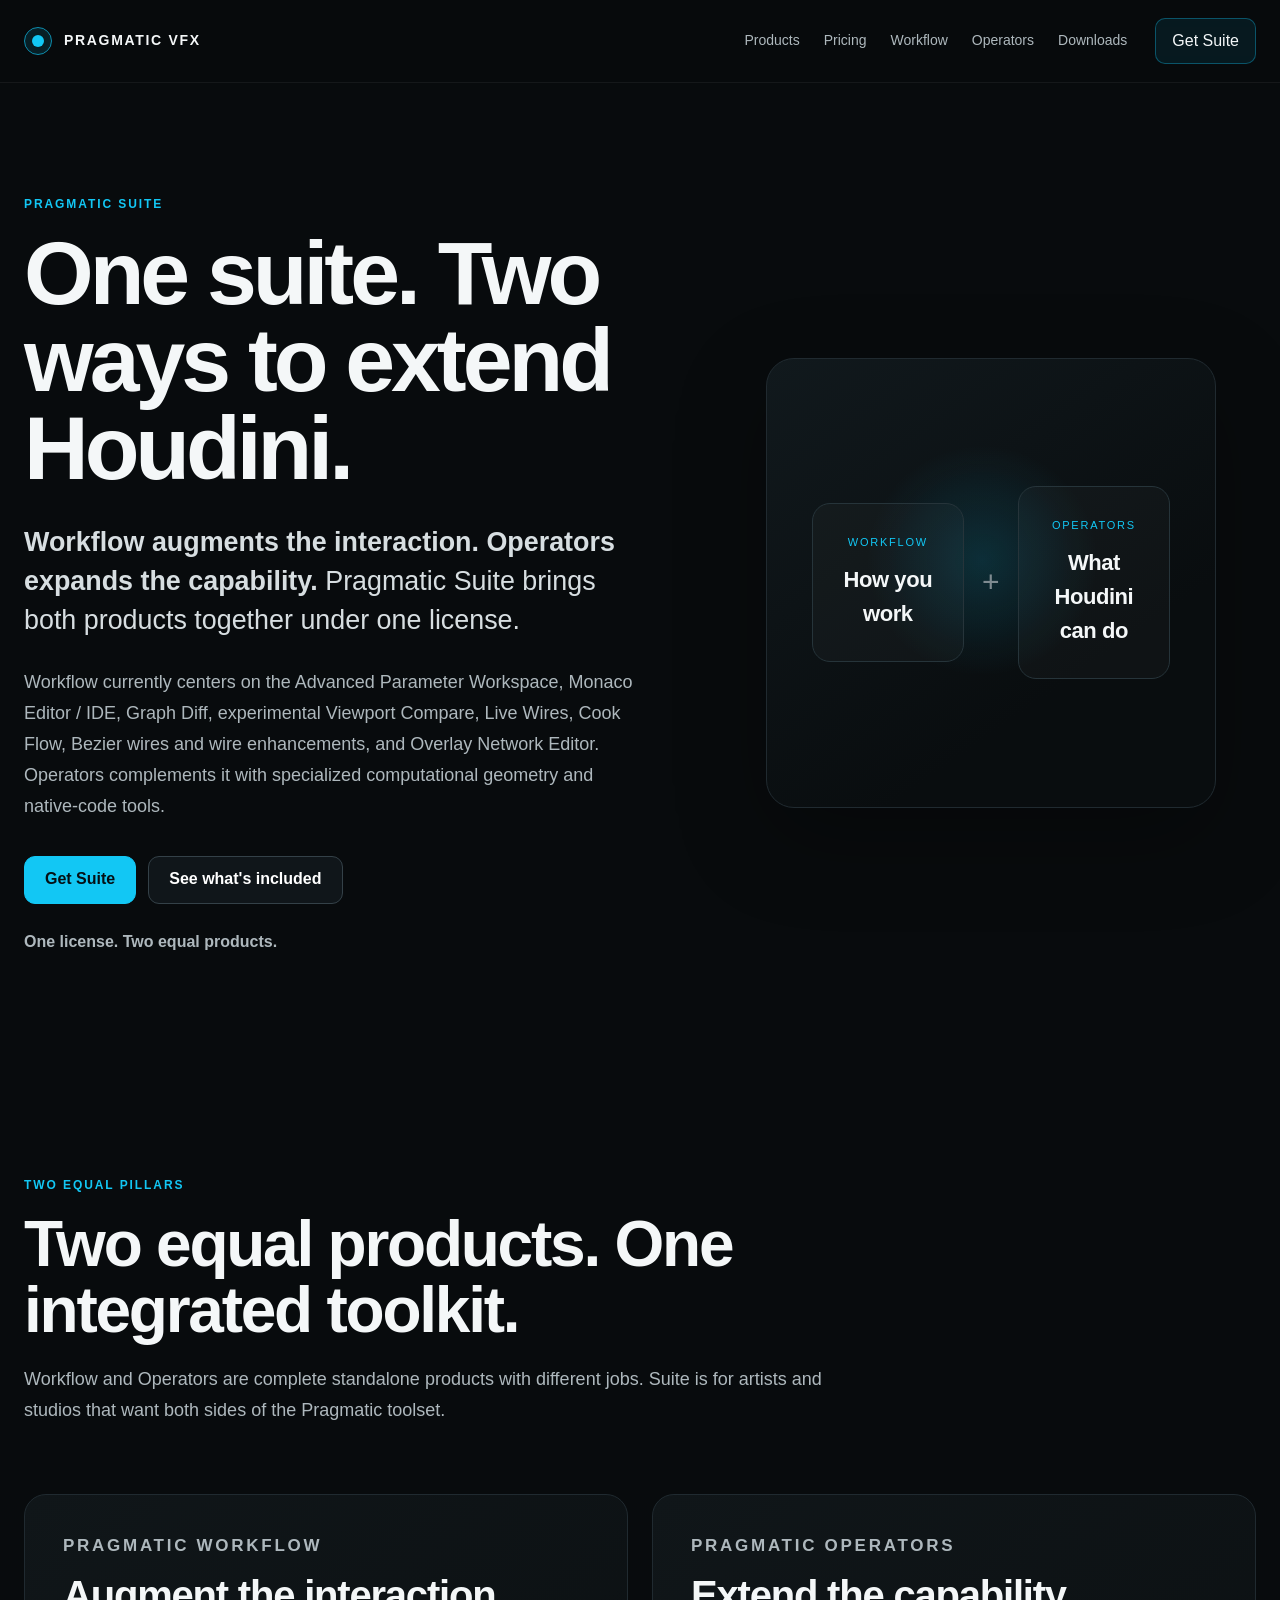
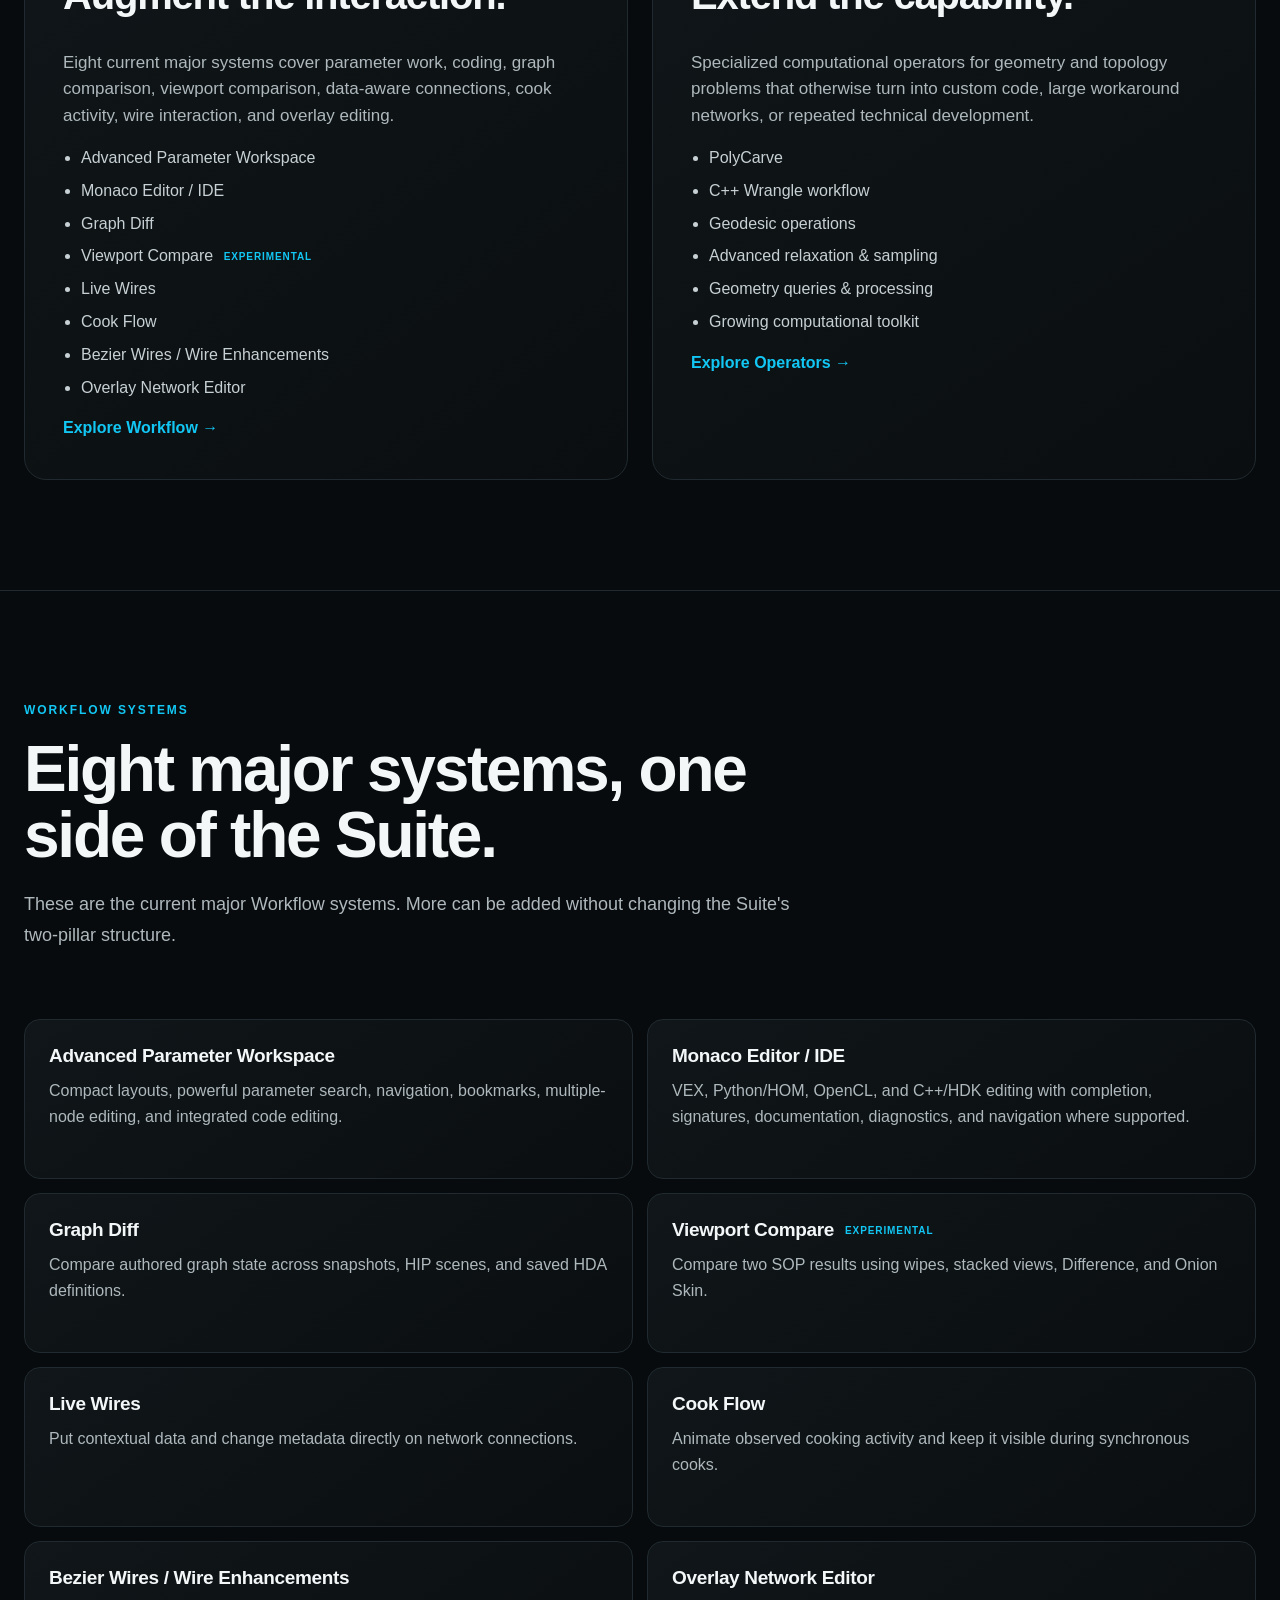
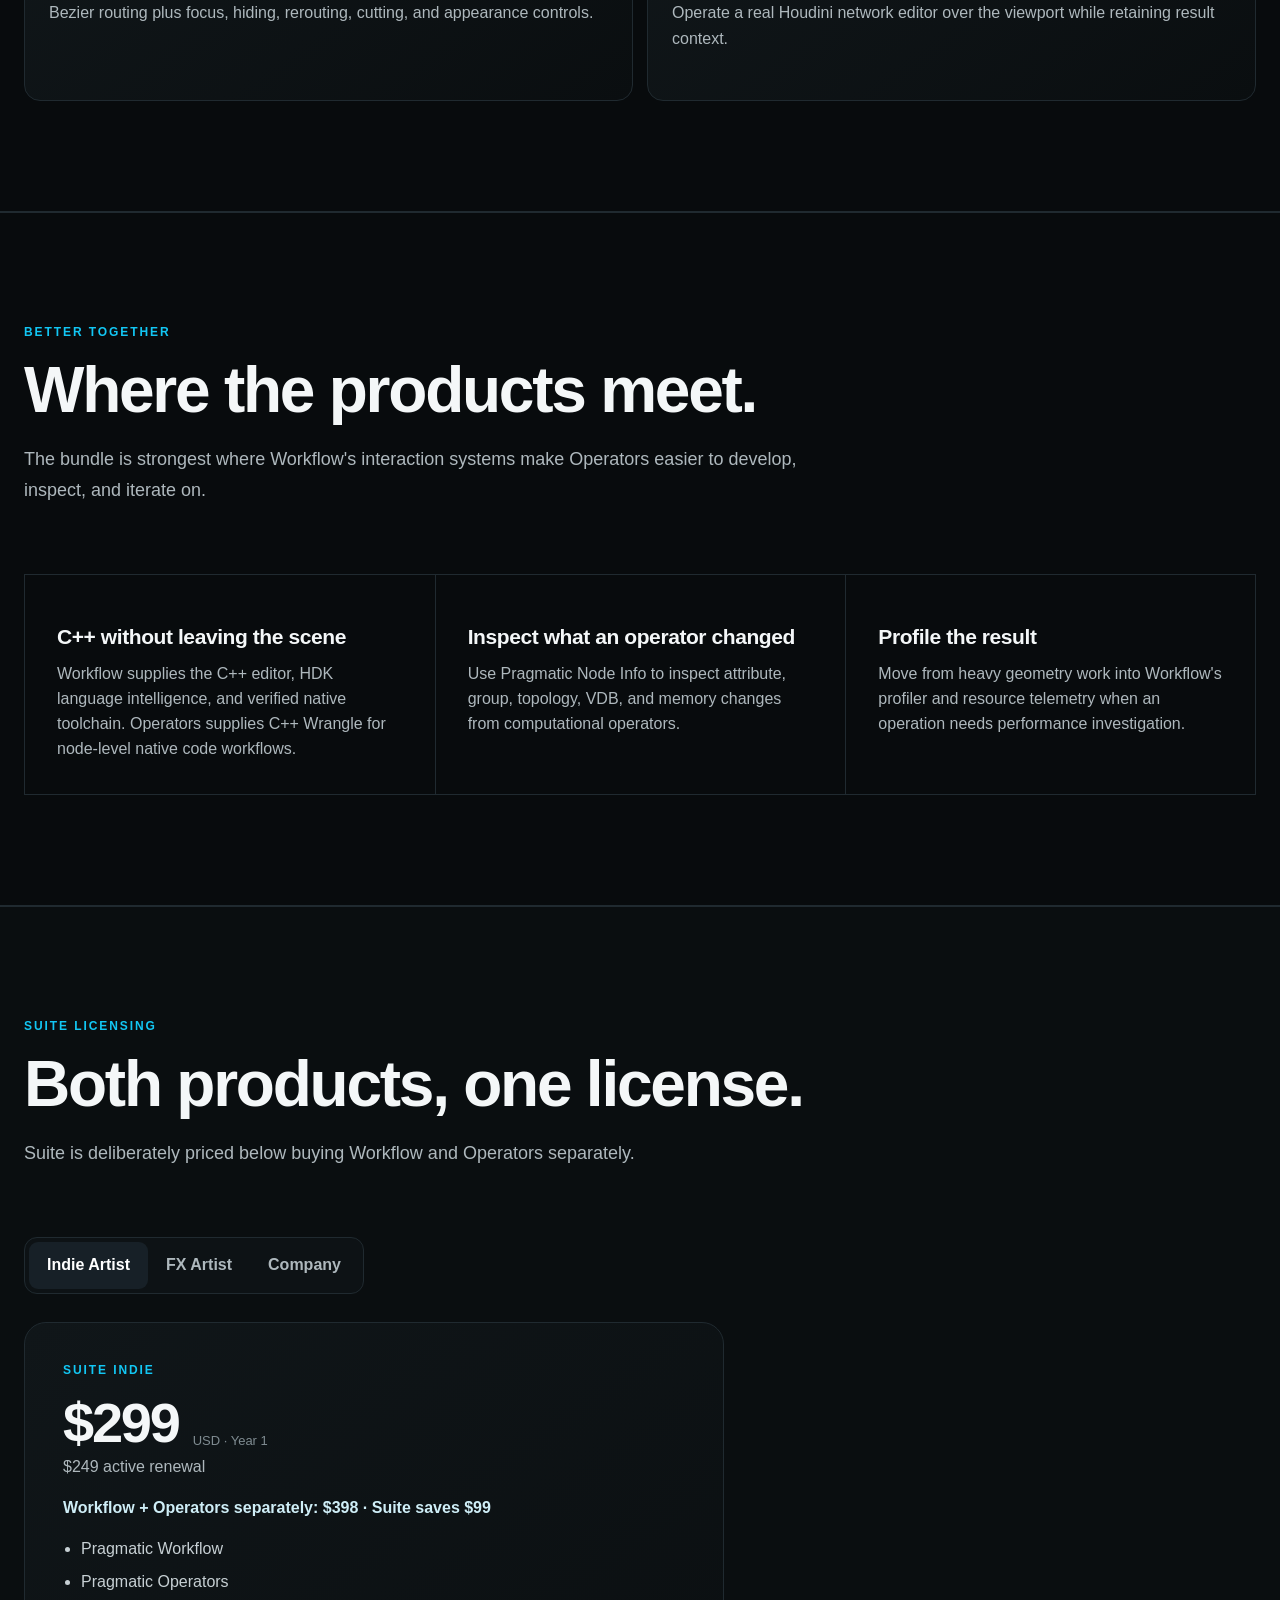
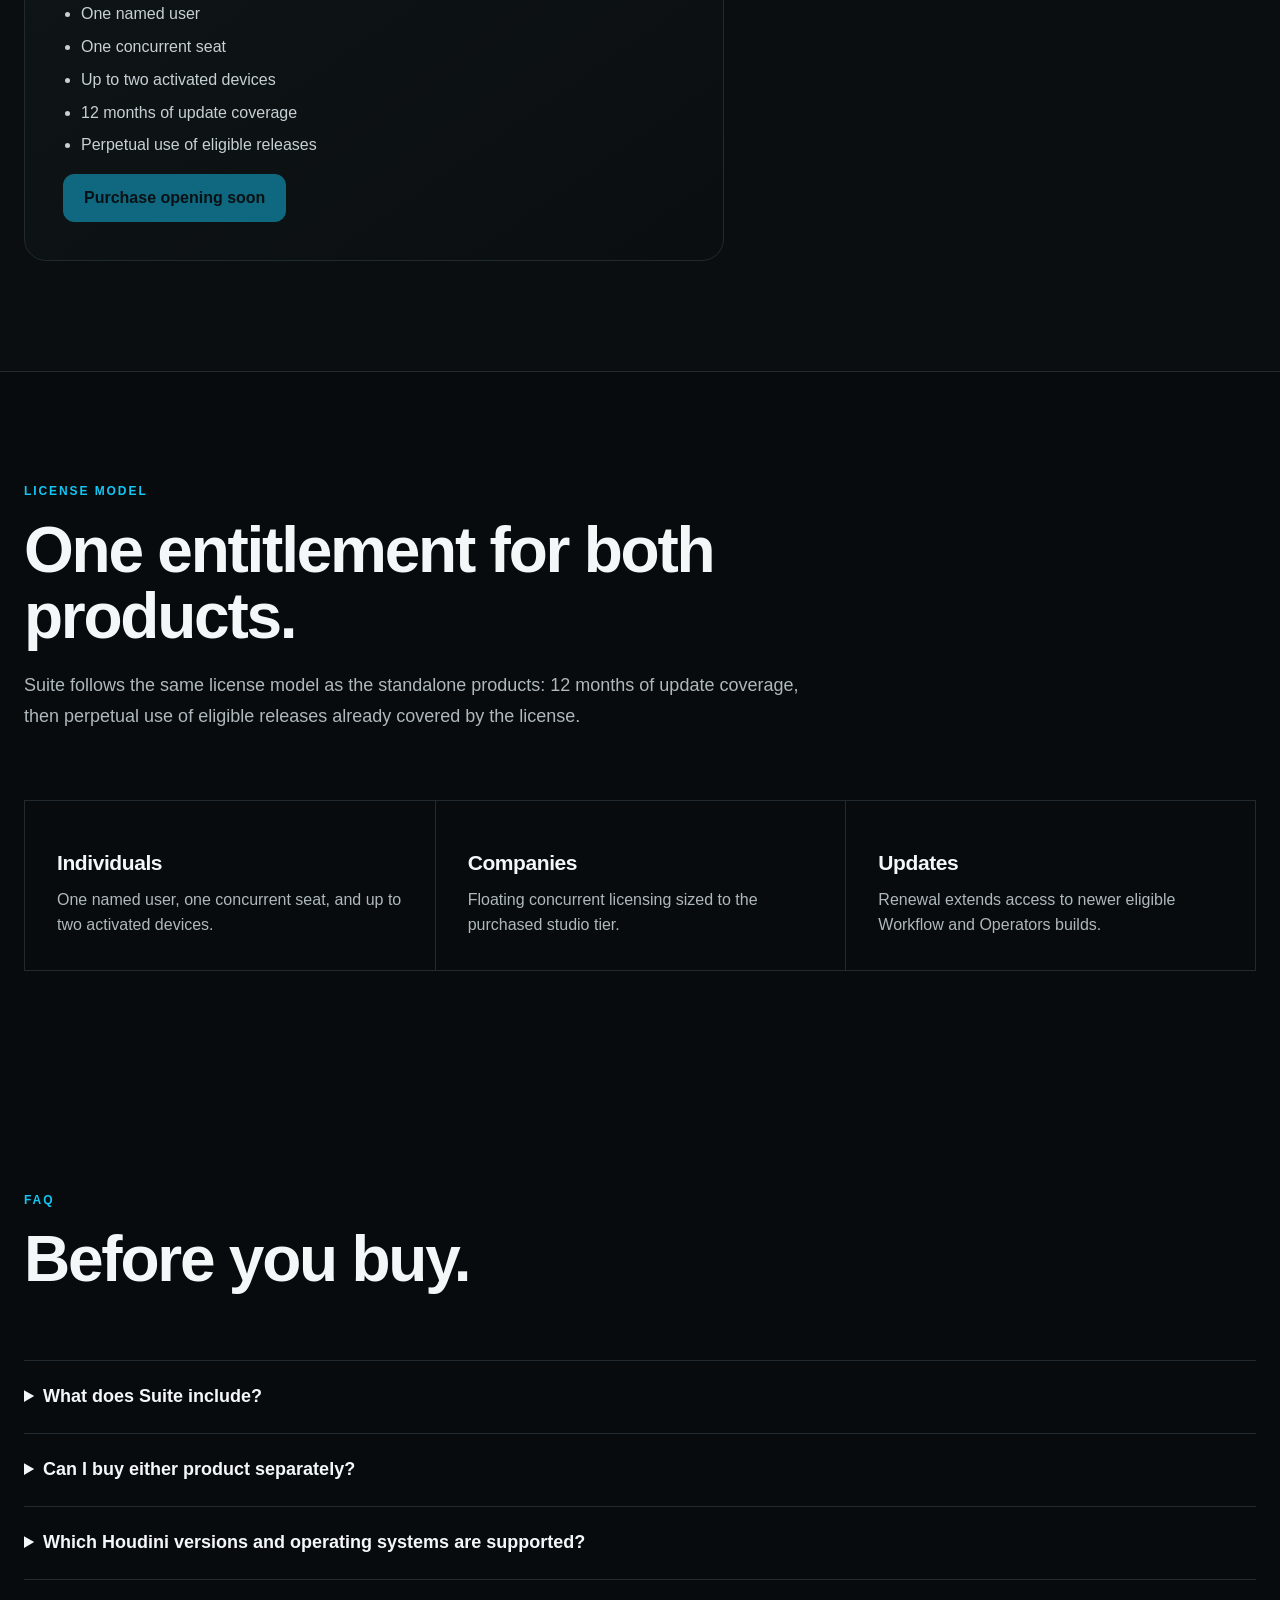
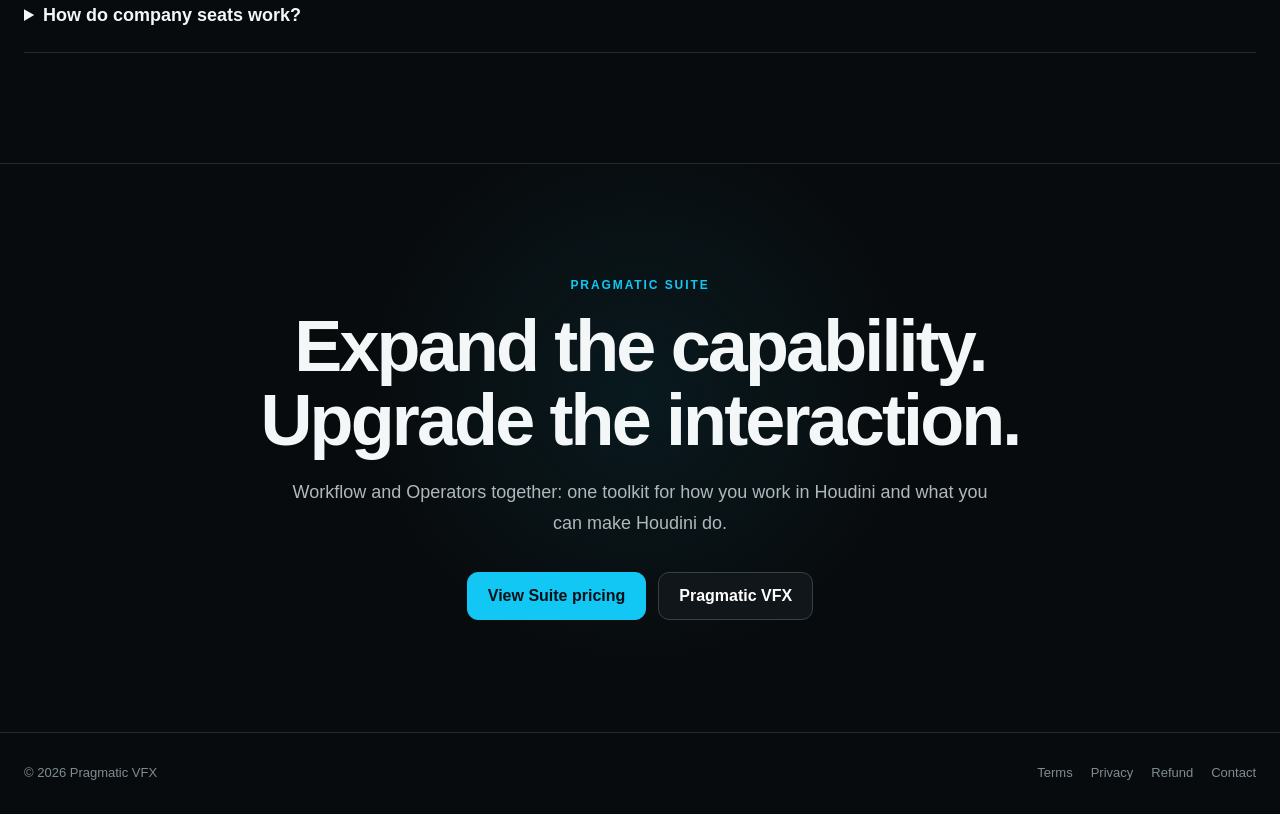
<file: index.html>
<!doctype html>
<html lang="en">
<head>
  <meta charset="utf-8">
  <meta name="viewport" content="width=device-width, initial-scale=1">
  <title>Pragmatic Suite for Houdini | Pragmatic VFX</title>
  <meta name="description" content="Pragmatic Suite combines Pragmatic Workflow and Pragmatic Operators: augment how you work with Houdini and extend what Houdini can do.">
  <meta name="theme-color" content="#080b0d">
  <meta property="og:title" content="Pragmatic Suite for Houdini">
  <meta property="og:description" content="Workflow + Operators. Both pillars of Pragmatic.">
  <meta property="og:type" content="website">
  <meta property="og:url" content="https://suite.pragmatic-vfx.com/">
  <link rel="preconnect" href="https://rsms.me">
  <link rel="stylesheet" href="https://rsms.me/inter/inter.css">
  <link rel="stylesheet" href="./site.css?v=20261002-2358">
</head>
<body>
  <a class="skip-link" href="#main">Skip to content</a>

  <header class="site-header">
    <div class="shell nav">
      <a class="wordmark" href="https://pragmatic-vfx.com/" aria-label="Pragmatic VFX home">
        <span class="wordmark-mark" aria-hidden="true"></span>
        <span>PRAGMATIC VFX</span>
      </a>
      <nav class="nav-links" aria-label="Suite navigation">
        <a href="#products">Products</a>
        <a href="#pricing">Pricing</a>
        <a href="https://workflow.pragmatic-vfx.com/">Workflow</a>
        <a href="https://operators.pragmatic-vfx.com/">Operators</a>
      <a href="https://pragmatic-vfx.com/downloads/">Downloads</a>
    </nav>
      <a class="nav-cta" href="#pricing">Get Suite</a>
    </div>
  </header>

  <main id="main">
    <section class="hero">
      <div class="shell hero-grid">
        <div class="hero-copy">
          <p class="eyebrow">Pragmatic Suite</p>
          <h1>One suite. Two ways to extend Houdini.</h1>
          <p class="hero-lede"><strong>Workflow augments the interaction. Operators expands the capability.</strong> Pragmatic Suite brings both products together under one license.</p>
          <p class="hero-secondary">Workflow currently centers on the Advanced Parameter Workspace, Monaco Editor / IDE, Graph Diff, experimental Viewport Compare, Live Wires, Cook Flow, Bezier wires and wire enhancements, and Overlay Network Editor. Operators complements it with specialized computational geometry and native-code tools.</p>
          <div class="hero-actions">
            <a class="button button-primary" href="#pricing">Get Suite</a>
            <a class="button" href="#products">See what's included</a>
          </div>
          <p class="hero-support"><strong>One license. Two equal products.</strong></p>
        </div>
        <figure class="product-visual suite-visual">
          <div class="suite-pillars">
            <div><span>WORKFLOW</span><strong>How you work</strong></div>
            <div class="plus">+</div>
            <div><span>OPERATORS</span><strong>What Houdini can do</strong></div>
          </div>
        </figure>
      </div>
    </section>

    <section class="product-pair" id="products">
      <div class="shell">
        <div class="section-heading">
          <p class="eyebrow">Two equal pillars</p>
          <h2>Two equal products. One integrated toolkit.</h2>
          <p>Workflow and Operators are complete standalone products with different jobs. Suite is for artists and studios that want both sides of the Pragmatic toolset.</p>
        </div>

        <div class="pillar-grid">
          <article class="pillar-card">
            <p class="eyebrow">Pragmatic Workflow</p>
            <h2>Augment the interaction.</h2>
            <p>Eight current major systems cover parameter work, coding, graph comparison, viewport comparison, data-aware connections, cook activity, wire interaction, and overlay editing.</p>
            <ul>
              <li>Advanced Parameter Workspace</li>
              <li>Monaco Editor / IDE</li>
              <li>Graph Diff</li>
              <li>Viewport Compare <strong class="inline-status">Experimental</strong></li>
              <li>Live Wires</li>
              <li>Cook Flow</li>
              <li>Bezier Wires / Wire Enhancements</li>
              <li>Overlay Network Editor</li>
            </ul>
            <a class="text-link" href="https://workflow.pragmatic-vfx.com/">Explore Workflow →</a>
          </article>

          <article class="pillar-card">
            <p class="eyebrow">Pragmatic Operators</p>
            <h2>Extend the capability.</h2>
            <p>Specialized computational operators for geometry and topology problems that otherwise turn into custom code, large workaround networks, or repeated technical development.</p>
            <ul>
              <li>PolyCarve</li>
              <li>C++ Wrangle workflow</li>
              <li>Geodesic operations</li>
              <li>Advanced relaxation & sampling</li>
              <li>Geometry queries & processing</li>
              <li>Growing computational toolkit</li>
            </ul>
            <a class="text-link" href="https://operators.pragmatic-vfx.com/">Explore Operators →</a>
          </article>
        </div>
      </div>
    </section>

    
    <section class="cross-workflows workflow-systems">
      <div class="shell">
        <div class="section-heading">
          <p class="eyebrow">Workflow systems</p>
          <h2>Eight major systems, one side of the Suite.</h2>
          <p>These are the current major Workflow systems. More can be added without changing the Suite's two-pillar structure.</p>
        </div>
        <div class="system-grid">
          <article><h3>Advanced Parameter Workspace</h3><p>Compact layouts, powerful parameter search, navigation, bookmarks, multiple-node editing, and integrated code editing.</p></article>
          <article><h3>Monaco Editor / IDE</h3><p>VEX, Python/HOM, OpenCL, and C++/HDK editing with completion, signatures, documentation, diagnostics, and navigation where supported.</p></article>
          <article><h3>Graph Diff</h3><p>Compare authored graph state across snapshots, HIP scenes, and saved HDA definitions.</p></article>
          <article><h3>Viewport Compare <span class="system-status">Experimental</span></h3><p>Compare two SOP results using wipes, stacked views, Difference, and Onion Skin.</p></article>
          <article><h3>Live Wires</h3><p>Put contextual data and change metadata directly on network connections.</p></article>
          <article><h3>Cook Flow</h3><p>Animate observed cooking activity and keep it visible during synchronous cooks.</p></article>
          <article><h3>Bezier Wires / Wire Enhancements</h3><p>Bezier routing plus focus, hiding, rerouting, cutting, and appearance controls.</p></article>
          <article><h3>Overlay Network Editor</h3><p>Operate a real Houdini network editor over the viewport while retaining result context.</p></article>
        </div>
      </div>
    </section>

<section class="cross-workflows">
      <div class="shell">
        <div class="section-heading">
          <p class="eyebrow">Better together</p>
          <h2>Where the products meet.</h2>
          <p>The bundle is strongest where Workflow's interaction systems make Operators easier to develop, inspect, and iterate on.</p>
        </div>
        <div class="info-grid">
          <article><h3>C++ without leaving the scene</h3><p>Workflow supplies the C++ editor, HDK language intelligence, and verified native toolchain. Operators supplies C++ Wrangle for node-level native code workflows.</p></article>
          <article><h3>Inspect what an operator changed</h3><p>Use Pragmatic Node Info to inspect attribute, group, topology, VDB, and memory changes from computational operators.</p></article>
          <article><h3>Profile the result</h3><p>Move from heavy geometry work into Workflow's profiler and resource telemetry when an operation needs performance investigation.</p></article>
        </div>
      </div>
    </section>

    <section class="pricing" id="pricing">
      <div class="shell">
        <div class="section-heading">
          <p class="eyebrow">Suite licensing</p>
          <h2>Both products, one license.</h2>
          <p>Suite is deliberately priced below buying Workflow and Operators separately.</p>
        </div>

        <div class="pricing-switch" role="tablist" aria-label="Buyer type">
          <button class="pricing-switch-button active" type="button" data-pricing-tab="indie">Indie Artist</button>
          <button class="pricing-switch-button" type="button" data-pricing-tab="fx">FX Artist</button>
          <button class="pricing-switch-button" type="button" data-pricing-tab="company">Company</button>
        </div>

        <div class="pricing-panel" data-pricing-panel="indie">
          <article class="price-card featured-price-card">
            <p class="eyebrow">Suite Indie</p>
            <div class="price"><strong>$299</strong><span>USD · Year 1</span></div>
            <p class="renewal">$249 active renewal</p>
            <p class="saving">Workflow + Operators separately: $398 · Suite saves $99</p>
            <ul class="license-list">
              <li>Pragmatic Workflow</li>
              <li>Pragmatic Operators</li>
              <li>One named user</li>
              <li>One concurrent seat</li>
              <li>Up to two activated devices</li>
              <li>12 months of update coverage</li>
              <li>Perpetual use of eligible releases</li>
            </ul>
            <button class="button button-primary button-disabled" disabled>Purchase opening soon</button>
          </article>
        </div>

        <div class="pricing-panel" data-pricing-panel="fx" hidden>
          <article class="price-card featured-price-card">
            <p class="eyebrow">Suite FX Individual</p>
            <div class="price"><strong>$599</strong><span>USD · Year 1</span></div>
            <p class="renewal">$499 active renewal</p>
            <p class="saving">Workflow + Operators separately: $798 · Suite saves $199</p>
            <ul class="license-list">
              <li>Pragmatic Workflow</li>
              <li>Pragmatic Operators</li>
              <li>One named user</li>
              <li>One concurrent seat</li>
              <li>Up to two activated devices</li>
              <li>12 months of update coverage</li>
              <li>Perpetual use of eligible releases</li>
            </ul>
            <button class="button button-primary button-disabled" disabled>Purchase opening soon</button>
          </article>
        </div>

        <div class="pricing-panel" data-pricing-panel="company" hidden>
          <article class="studio-card">
            <p class="eyebrow">Company licensing</p>
            <h3>Pragmatic Suite Studio</h3>
            <div class="tier-selector">
              <button class="tier active" data-tier="1-5" data-price="$4,995" data-renewal="$3,995" data-detail="Up to 5 concurrent seats." data-saving="">Studio 5</button>
              <button class="tier" data-tier="6-10" data-price="$8,995" data-renewal="$7,495" data-detail="Up to 10 concurrent seats." data-saving="">Studio 10</button>
              <button class="tier" data-tier="11-20" data-price="$16,995" data-renewal="$13,995" data-detail="Up to 20 concurrent seats." data-saving="">Studio 20</button>
              <button class="tier" data-tier="21-50" data-price="$34,995" data-renewal="$28,995" data-detail="Up to 50 concurrent seats." data-saving="">Studio 50</button>
              <button class="tier" data-tier="51+" data-price="Contact" data-renewal="Contact" data-detail="Custom licensing for 51+ concurrent seats." data-saving="">Enterprise</button>
            </div>
            <div class="studio-summary">
              <div><strong data-tier-price>$4,995</strong><span>USD · Year 1</span></div>
              <p data-tier-detail>Up to 5 concurrent seats.</p>
              <p><span data-tier-renewal>$3,995</span> active renewal</p>
              <p class="saving" data-tier-saving></p>
            </div>
            <ul class="license-list">
              <li>Pragmatic Workflow + Operators</li>
              <li>Floating concurrent seat pool</li>
              <li>Company licensing begins at Studio 5</li>
              <li>12 months of update coverage</li>
              <li>Perpetual use of eligible releases</li>
            </ul>
            <a class="button button-primary" href="mailto:sales@pragmatic-vfx.com?subject=Pragmatic%20Suite%20Company%20Licensing">Contact sales</a>
          </article>
        </div>
      </div>
    </section>

    <section class="licensing" id="licensing">
      <div class="shell">
        <div class="section-heading">
          <p class="eyebrow">License model</p>
          <h2>One entitlement for both products.</h2>
          <p>Suite follows the same license model as the standalone products: 12 months of update coverage, then perpetual use of eligible releases already covered by the license.</p>
        </div>
        <div class="info-grid">
          <article><h3>Individuals</h3><p>One named user, one concurrent seat, and up to two activated devices.</p></article>
          <article><h3>Companies</h3><p>Floating concurrent licensing sized to the purchased studio tier.</p></article>
          <article><h3>Updates</h3><p>Renewal extends access to newer eligible Workflow and Operators builds.</p></article>
        </div>
      </div>
    </section>

    <section class="faq">
      <div class="shell">
        <div class="section-heading"><p class="eyebrow">FAQ</p><h2>Before you buy.</h2></div>
        <details><summary>What does Suite include?</summary><p>Pragmatic Suite includes both Pragmatic Workflow and Pragmatic Operators under one license.</p></details>
        <details><summary>Can I buy either product separately?</summary><p>Yes. Workflow and Operators are equal standalone products, each priced at $199 Indie / $399 FX for year one.</p></details>
        <details><summary>Which Houdini versions and operating systems are supported?</summary><p>The final shipping compatibility matrix will be published before checkout is enabled.</p></details>
        <details><summary>How do company seats work?</summary><p>Company Suite licensing uses a floating concurrent-seat pool. A company purchasing for even one employee starts at Studio 5.</p></details>
      </div>
    </section>
  </main>



    <section class="final-cta">
      <div class="shell">
        <p class="eyebrow">Pragmatic Suite</p>
        <h2>Expand the capability. Upgrade the interaction.</h2>
        <p>Workflow and Operators together: one toolkit for how you work in Houdini and what you can make Houdini do.</p>
        <div class="hero-actions">
          <a class="button button-primary" href="#pricing">View Suite pricing</a>
          <a class="button" href="https://pragmatic-vfx.com/">Pragmatic VFX</a>
        </div>
      </div>
    </section>

  <footer class="site-footer">
    <div class="shell footer-row">
      <span>© <span data-current-year>2026</span> Pragmatic VFX</span>
      <div>
        <a href="https://pragmatic-vfx.com/terms/">Terms</a>
        <a href="https://pragmatic-vfx.com/privacy/">Privacy</a>
        <a href="https://pragmatic-vfx.com/refund/">Refund</a>
        <a href="mailto:support@pragmatic-vfx.com">Contact</a>
      </div>
    </div>
  </footer>
  <script src="./site.js?v=20261002-2358"></script>
</body>
</html>
</file>
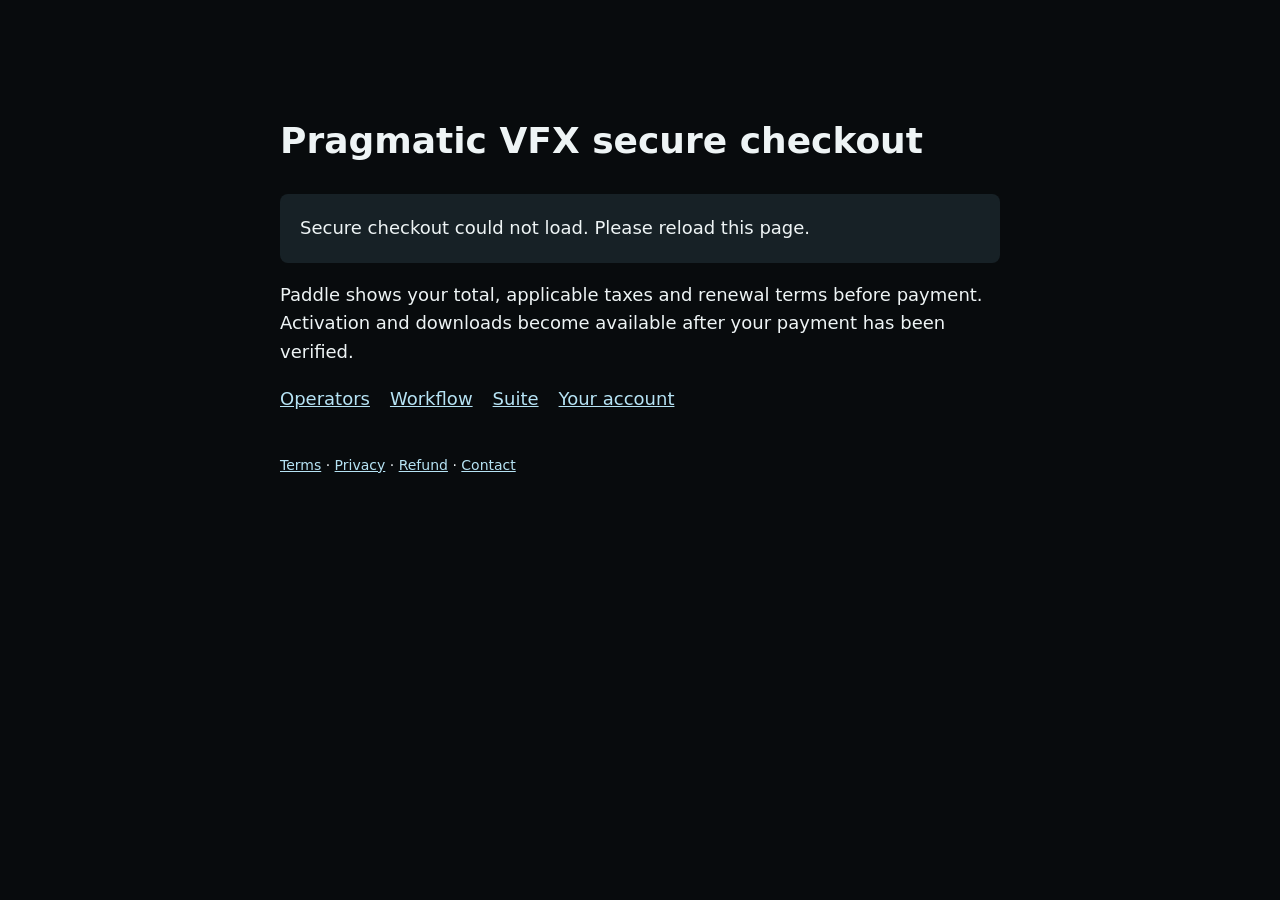
<file: checkout/index.html>
<!doctype html>
<html lang="en">
<head>
  <meta charset="utf-8">
  <meta name="viewport" content="width=device-width,initial-scale=1">
  <meta name="robots" content="noindex,nofollow">
  <meta name="referrer" content="no-referrer">
  <title>Secure checkout | Pragmatic VFX</title>
  <style>body{font:18px system-ui;max-width:720px;margin:64px auto;padding:24px;background:#080b0d;color:#eef4f5;line-height:1.6}a{color:#b6e3f4}#status{padding:20px;background:#172126;border-radius:8px}.links{display:flex;gap:20px;flex-wrap:wrap}footer{margin-top:40px;font-size:14px}</style>
</head>
<body>
  <h1>Pragmatic VFX secure checkout</h1>
  <p id="status" role="status">Loading secure checkout…</p>
  <p>Paddle shows your total, applicable taxes and renewal terms before payment. Activation and downloads become available after your payment has been verified.</p>
  <div class="links"><a href="https://operators.pragmatic-vfx.com/#pricing">Operators</a><a href="https://workflow.pragmatic-vfx.com/#pricing">Workflow</a><a href="https://suite.pragmatic-vfx.com/#pricing">Suite</a><a href="https://license.pragmatic-vfx.com/account">Your account</a></div>
  <footer><a href="https://pragmatic-vfx.com/terms/">Terms</a> · <a href="https://pragmatic-vfx.com/privacy/">Privacy</a> · <a href="https://pragmatic-vfx.com/refund/">Refund</a> · <a href="mailto:animatrix2k7@gmail.com">Contact</a></footer>
  <script src="https://cdn.paddle.com/paddle/v2/paddle.js"></script>
  <script>
  (()=>{
    'use strict';
    const status=document.getElementById('status');
    if(typeof Paddle==='undefined'){status.textContent='Secure checkout could not load. Please reload this page.';return;}
    try{
      Paddle.Initialize({token:'live_24e11872a386ffdd7d9828c5db3',eventCallback:event=>{
        if(event.name==='checkout.completed')status.textContent='Thank you. Your payment will be verified before activation details are provided. Sign in to your account for your licenses.';
        else if(event.name==='checkout.closed')status.textContent='Checkout closed. Reopen your payment link to resume.';
        else if(event.name==='checkout.error')status.textContent='Checkout could not complete. Please reopen your payment link or contact support.';
      }});
      status.textContent=new URLSearchParams(location.search).has('_ptxn')?'Opening your secure payment link…':'Use your payment link to open checkout, or visit a product page for availability and pricing.';
    }catch{status.textContent='Secure checkout could not initialize. Please reload or contact support.';}
  })();
  </script>
</body>
</html>
</file>
<file: site.css>
:root{
  --bg:#080b0d;--bg2:#0d1114;--surface:#10161a;--surface2:#131b20;
  --text:#f4f7f8;--soft:#aeb8bd;--muted:#7f8b91;--line:#202a30;
  --accent:#12c7f4;--font:"InterVariable","Inter var","Inter",Arial,Helvetica,sans-serif;
}
*{box-sizing:border-box}
html{scroll-behavior:smooth}
body{margin:0;background:var(--bg);color:var(--text);font-family:var(--font);font-synthesis:none;line-height:1.55}
a{color:inherit;text-decoration:none}
button,input{font:inherit}
.skip-link{position:fixed;left:12px;top:-60px;z-index:100;background:#fff;color:#000;padding:10px 14px;border-radius:8px}
.skip-link:focus{top:12px}
.shell{width:min(1240px,calc(100% - 48px));margin:0 auto}
.site-header{position:sticky;top:0;z-index:20;background:rgba(8,11,13,.86);backdrop-filter:blur(18px);border-bottom:1px solid rgba(255,255,255,.06)}
.nav{height:82px;display:flex;align-items:center;gap:28px}
.wordmark{display:flex;align-items:center;gap:12px;font-weight:700;letter-spacing:.12em;font-size:14px}
.wordmark-mark{width:28px;height:28px;border-radius:50%;border:1px solid rgba(18,199,244,.7);box-shadow:0 0 24px rgba(18,199,244,.18) inset;position:relative}
.wordmark-mark:after{content:"";position:absolute;inset:7px;border-radius:50%;background:var(--accent)}
.nav-links{display:flex;gap:24px;margin-left:auto;color:var(--soft);font-size:14px}
.nav-links a:hover{color:#fff}
.nav-cta{padding:10px 16px;border:1px solid rgba(18,199,244,.35);border-radius:10px;background:rgba(18,199,244,.08)}
.hero{padding:112px 0 96px}
.hero-grid{display:grid;grid-template-columns:minmax(0,1fr) minmax(420px,.85fr);gap:78px;align-items:center}
.eyebrow{margin:0 0 16px;color:var(--accent);font-size:12px;font-weight:700;letter-spacing:.16em;text-transform:uppercase}
h1,h2,h3,p{margin-top:0}
h1{font-size:clamp(58px,7vw,96px);line-height:.98;letter-spacing:-.045em;font-weight:700;margin-bottom:30px}
.hero-lede{font-size:clamp(21px,2.1vw,27px);line-height:1.45;color:#d7dee1;max-width:790px}
.hero-secondary{font-size:18px;line-height:1.72;color:var(--soft);max-width:760px}
.hero-actions{display:flex;gap:12px;margin-top:34px}
.button{display:inline-flex;align-items:center;justify-content:center;min-height:48px;padding:0 20px;border:1px solid #344148;border-radius:11px;background:#10161a;color:#fff;font-weight:600;cursor:pointer}
.button-primary{background:var(--accent);border-color:var(--accent);color:#051015}
.button-disabled{opacity:.48;cursor:not-allowed}
.hero-support{margin-top:26px;color:var(--soft)}
.product-visual{aspect-ratio:1/1;border:1px solid var(--line);border-radius:28px;background:
radial-gradient(circle at 48% 45%,rgba(18,199,244,.16),transparent 34%),
linear-gradient(145deg,#11191d,#090d0f 70%);display:grid;place-items:center;overflow:hidden;box-shadow:0 30px 90px rgba(0,0,0,.28)}
.visual-inner{text-align:center;padding:36px}
.visual-inner span{display:block;color:var(--soft)}
.visual-inner .visual-kicker{font-size:11px;letter-spacing:.18em;color:var(--accent);margin-bottom:16px}
.visual-inner strong{display:block;font-size:clamp(28px,3vw,44px);line-height:1.05;letter-spacing:-.03em;margin-bottom:18px}
.suite-pillars{width:80%;display:grid;grid-template-columns:1fr auto 1fr;align-items:center;gap:18px;text-align:center}
.suite-pillars>div:not(.plus){padding:30px 18px;border:1px solid #26343a;border-radius:18px;background:rgba(255,255,255,.025)}
.suite-pillars span{display:block;font-size:11px;letter-spacing:.16em;color:var(--accent);margin-bottom:12px}
.suite-pillars strong{font-size:22px;letter-spacing:-.02em}
.plus{font-size:30px;color:var(--muted)}
.principles{border-top:1px solid var(--line);border-bottom:1px solid var(--line)}
.principles-grid,.info-grid{display:grid;grid-template-columns:repeat(3,1fr)}
.principles article{padding:38px 34px;border-right:1px solid var(--line)}
.principles article:first-child{border-left:1px solid var(--line)}
.principles span{color:var(--accent);font-size:11px;letter-spacing:.12em}
.principles h2,.info-grid h3{font-size:21px;margin:14px 0 9px;letter-spacing:-.02em}
.principles p,.info-grid p{color:var(--soft);margin:0}
.feature-list,.product-pair,.cross-workflows,.pricing,.licensing,.faq{padding:110px 0}
.section-heading{max-width:800px;margin-bottom:68px}
.section-heading h2{font-size:clamp(42px,5vw,66px);line-height:1.04;letter-spacing:-.035em;font-weight:600;margin-bottom:20px}
.section-heading>p:last-child{font-size:18px;color:var(--soft);line-height:1.72}
.feature-row{display:grid;grid-template-columns:minmax(0,.8fr) minmax(480px,1.15fr);gap:70px;align-items:center;padding:84px 0;border-top:1px solid var(--line)}
.feature-row.reverse .feature-copy{order:2}.feature-row.reverse .media-placeholder{order:1}
.feature-copy h2{font-size:clamp(38px,4.5vw,60px);line-height:1.04;letter-spacing:-.035em;font-weight:600;margin-bottom:18px}
.feature-copy .benefit{font-size:20px;line-height:1.45;color:#dde4e7;font-weight:600}
.feature-copy>p:not(.eyebrow):not(.benefit){color:var(--soft);font-size:17px;line-height:1.72}
.pills{display:flex;flex-wrap:wrap;gap:8px;margin-top:24px}
.pills span{border:1px solid #29353b;background:#0d1316;color:#c3cdd1;padding:7px 10px;border-radius:999px;font-size:12px}
.media-placeholder{min-height:400px;border:1px solid var(--line);border-radius:22px;background:linear-gradient(145deg,#11181c,#0a0e10);display:flex;flex-direction:column;justify-content:center;align-items:center;text-align:center;gap:8px;color:var(--muted)}
.media-placeholder span{font-size:11px;letter-spacing:.18em;color:var(--accent)}
.media-placeholder strong{color:#dce4e7;font-size:20px}
.pillar-grid{display:grid;grid-template-columns:1fr 1fr;gap:24px}
.pillar-card,.price-card,.studio-card{border:1px solid var(--line);border-radius:22px;background:linear-gradient(145deg,#101619,#0a0e10);padding:38px}
.pillar-card h2{font-size:40px;line-height:1.04;letter-spacing:-.03em;font-weight:600}
.pillar-card>p{color:var(--soft);font-size:17px}
.pillar-card ul,.license-list{padding-left:18px;color:#c7d0d4}
.pillar-card li,.license-list li{margin:8px 0}
.text-link{color:var(--accent);font-weight:600}
.cross-workflows{border-top:1px solid var(--line);border-bottom:1px solid var(--line)}
.info-grid article{padding:32px;border:1px solid var(--line);border-right:0}
.info-grid article:last-child{border-right:1px solid var(--line)}
.pricing{background:#0a0e10;border-top:1px solid var(--line);border-bottom:1px solid var(--line)}
.pricing-switch{display:inline-flex;padding:4px;border:1px solid var(--line);border-radius:13px;background:#0d1215;margin-bottom:28px}
.pricing-switch-button{border:0;background:transparent;color:var(--soft);padding:11px 18px;border-radius:9px;cursor:pointer;font-weight:600}
.pricing-switch-button.active{background:#172027;color:#fff}
.pricing-panel{max-width:700px}
.price{display:flex;align-items:end;gap:14px;margin:14px 0 4px}
.price strong,.studio-summary strong{font-size:56px;line-height:1;letter-spacing:-.04em;font-weight:600}
.price span,.studio-summary span{color:var(--muted);font-size:13px}
.renewal{color:var(--soft)}
.saving{color:#cfeef7;font-weight:600}
.tier-selector{display:grid;grid-template-columns:repeat(5,1fr);gap:7px;margin:28px 0}
.tier{border:1px solid var(--line);background:#0c1114;color:var(--soft);padding:11px 6px;border-radius:9px;cursor:pointer}
.tier.active{border-color:rgba(18,199,244,.55);color:#fff;background:rgba(18,199,244,.08)}
.studio-summary{padding:24px 0;border-top:1px solid var(--line);border-bottom:1px solid var(--line);margin-bottom:20px}
.studio-summary>div{display:flex;align-items:end;gap:12px;margin-bottom:12px}
.suite-band{margin-top:34px;border:1px solid rgba(18,199,244,.25);border-radius:20px;padding:28px 32px;display:flex;justify-content:space-between;gap:30px;align-items:center;background:rgba(18,199,244,.045)}
.suite-band h3{font-size:25px;margin-bottom:8px}.suite-band p{color:var(--soft);margin:0}.suite-price{font-size:20px;line-height:1.65;white-space:nowrap}
.licensing .info-grid{margin-top:20px}
.faq details{border-top:1px solid var(--line);padding:22px 0}
.faq details:last-child{border-bottom:1px solid var(--line)}
.faq summary{cursor:pointer;font-size:18px;font-weight:600}
.faq details p{color:var(--soft);max-width:850px;margin:14px 0 0}
.site-footer{border-top:1px solid var(--line);padding:30px 0;color:var(--muted);font-size:13px}
.footer-row{display:flex;justify-content:space-between;gap:30px}
.footer-row>div{display:flex;gap:18px}
@media(max-width:860px){
  .shell{width:min(100% - 30px,1240px)}
  .nav-links{display:none}
  .nav-cta{margin-left:auto}
  .hero{padding:80px 0 70px}
  .hero-grid,.feature-row,.pillar-grid,.principles-grid,.info-grid{grid-template-columns:1fr}
  .hero-grid{gap:44px}
  .product-visual{max-width:620px;width:100%;margin:0 auto}
  .feature-row{gap:34px;padding:66px 0}
  .feature-row.reverse .feature-copy,.feature-row.reverse .media-placeholder{order:initial}
  .media-placeholder{min-height:300px}
  .principles article,.principles article:first-child{border-left:0;border-right:0;border-bottom:1px solid var(--line)}
  .info-grid article,.info-grid article:last-child{border-right:1px solid var(--line);border-bottom:0}
  .info-grid article:last-child{border-bottom:1px solid var(--line)}
  .tier-selector{grid-template-columns:repeat(3,1fr)}
  .suite-band{flex-direction:column;align-items:flex-start}
}
@media(max-width:560px){
  .shell{width:calc(100% - 24px)}
  .nav{height:70px}
  .wordmark{font-size:13px}
  .nav-cta{padding:9px 12px}
  h1{font-size:clamp(50px,15vw,70px)}
  .hero-lede{font-size:19px}
  .hero-secondary{font-size:16px}
  .hero-actions{flex-direction:column}
  .button{width:100%}
  .section-heading h2,.feature-copy h2{font-size:clamp(36px,10vw,48px)}
  .feature-list,.product-pair,.cross-workflows,.pricing,.licensing,.faq{padding:76px 0}
  .media-placeholder{min-height:240px}
  .pricing-switch{display:grid;grid-template-columns:1fr;width:100%}
  .tier-selector{grid-template-columns:1fr 1fr}
  .price-card,.studio-card,.pillar-card{padding:26px 22px}
  .price strong,.studio-summary strong{font-size:46px}
  .footer-row{flex-direction:column}
  .suite-pillars{width:92%;grid-template-columns:1fr}
  .plus{transform:rotate(0deg)}
}

.nav-links a {
  transition: color .15s ease;
}

.final-cta {
  padding: 112px 0;
  border-top: 1px solid var(--line);
  background:
    radial-gradient(circle at 50% 40%, rgba(18,199,244,.08), transparent 38%),
    var(--bg);
}

.final-cta .shell {
  max-width: 900px;
  text-align: center;
}

.final-cta h2 {
  margin-bottom: 20px;
  font-size: clamp(44px, 5.8vw, 72px);
  line-height: 1.02;
  letter-spacing: -.04em;
  font-weight: 600;
}

.final-cta p:not(.eyebrow) {
  max-width: 720px;
  margin: 0 auto;
  color: var(--soft);
  font-size: 18px;
  line-height: 1.7;
}

.final-cta .hero-actions {
  justify-content: center;
}

@media(max-width:560px) {
  .final-cta {
    padding: 82px 0;
  }
}


.system-grid {
  display: grid;
  grid-template-columns: repeat(2, minmax(0, 1fr));
  gap: 14px;
}

.system-grid article {
  min-height: 160px;
  padding: 24px;
  border: 1px solid var(--line);
  border-radius: 16px;
  background: linear-gradient(145deg, #101619, #0a0e10);
}

.system-grid h3 {
  margin-bottom: 10px;
  font-size: 19px;
  line-height: 1.25;
  letter-spacing: -.018em;
  font-weight: 600;
}

.system-grid p {
  margin: 0;
  color: var(--soft);
  line-height: 1.65;
}

.system-status,
.inline-status {
  display: inline-block;
  margin-left: 6px;
  color: var(--accent);
  font-size: 10px;
  line-height: 1;
  letter-spacing: .09em;
  text-transform: uppercase;
  vertical-align: middle;
}

.systems-link {
  display: inline-block;
  margin-top: 26px;
}

@media(max-width:760px) {
  .system-grid {
    grid-template-columns: 1fr;
  }
}
</file>
